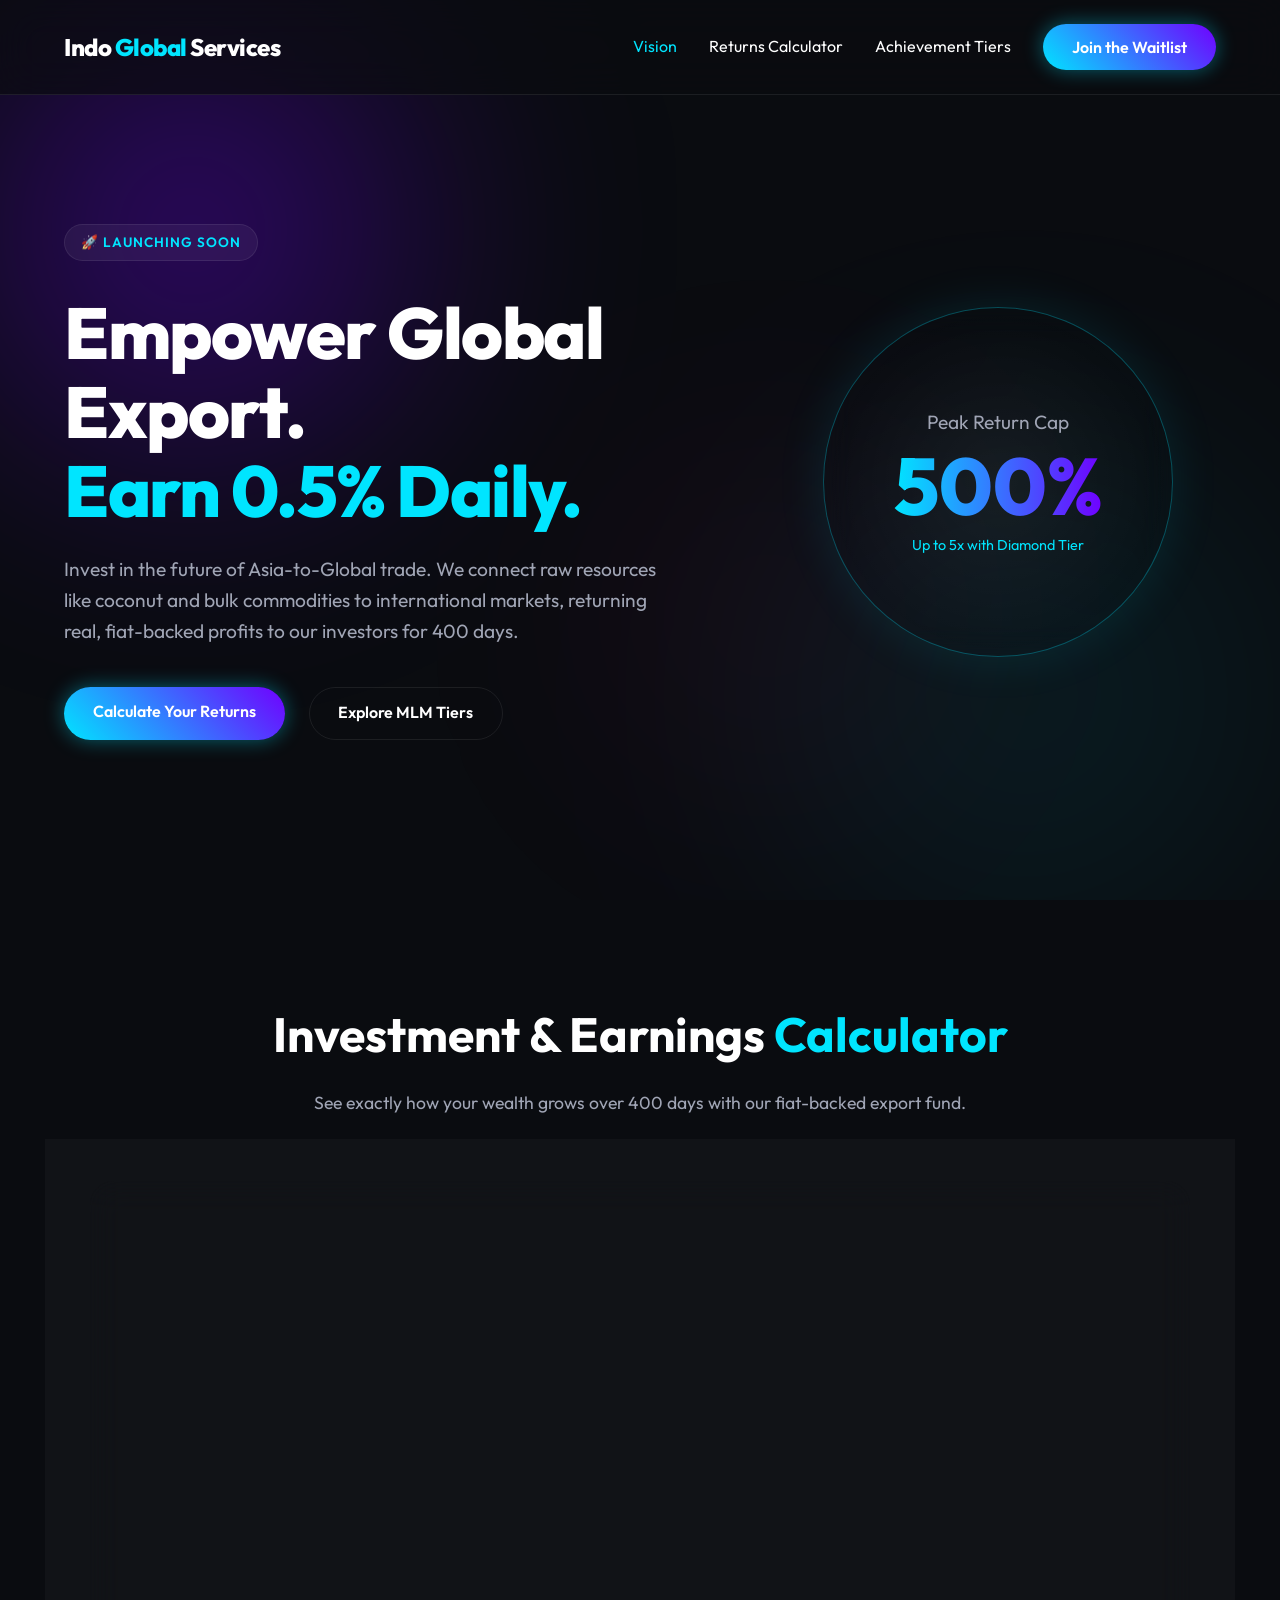
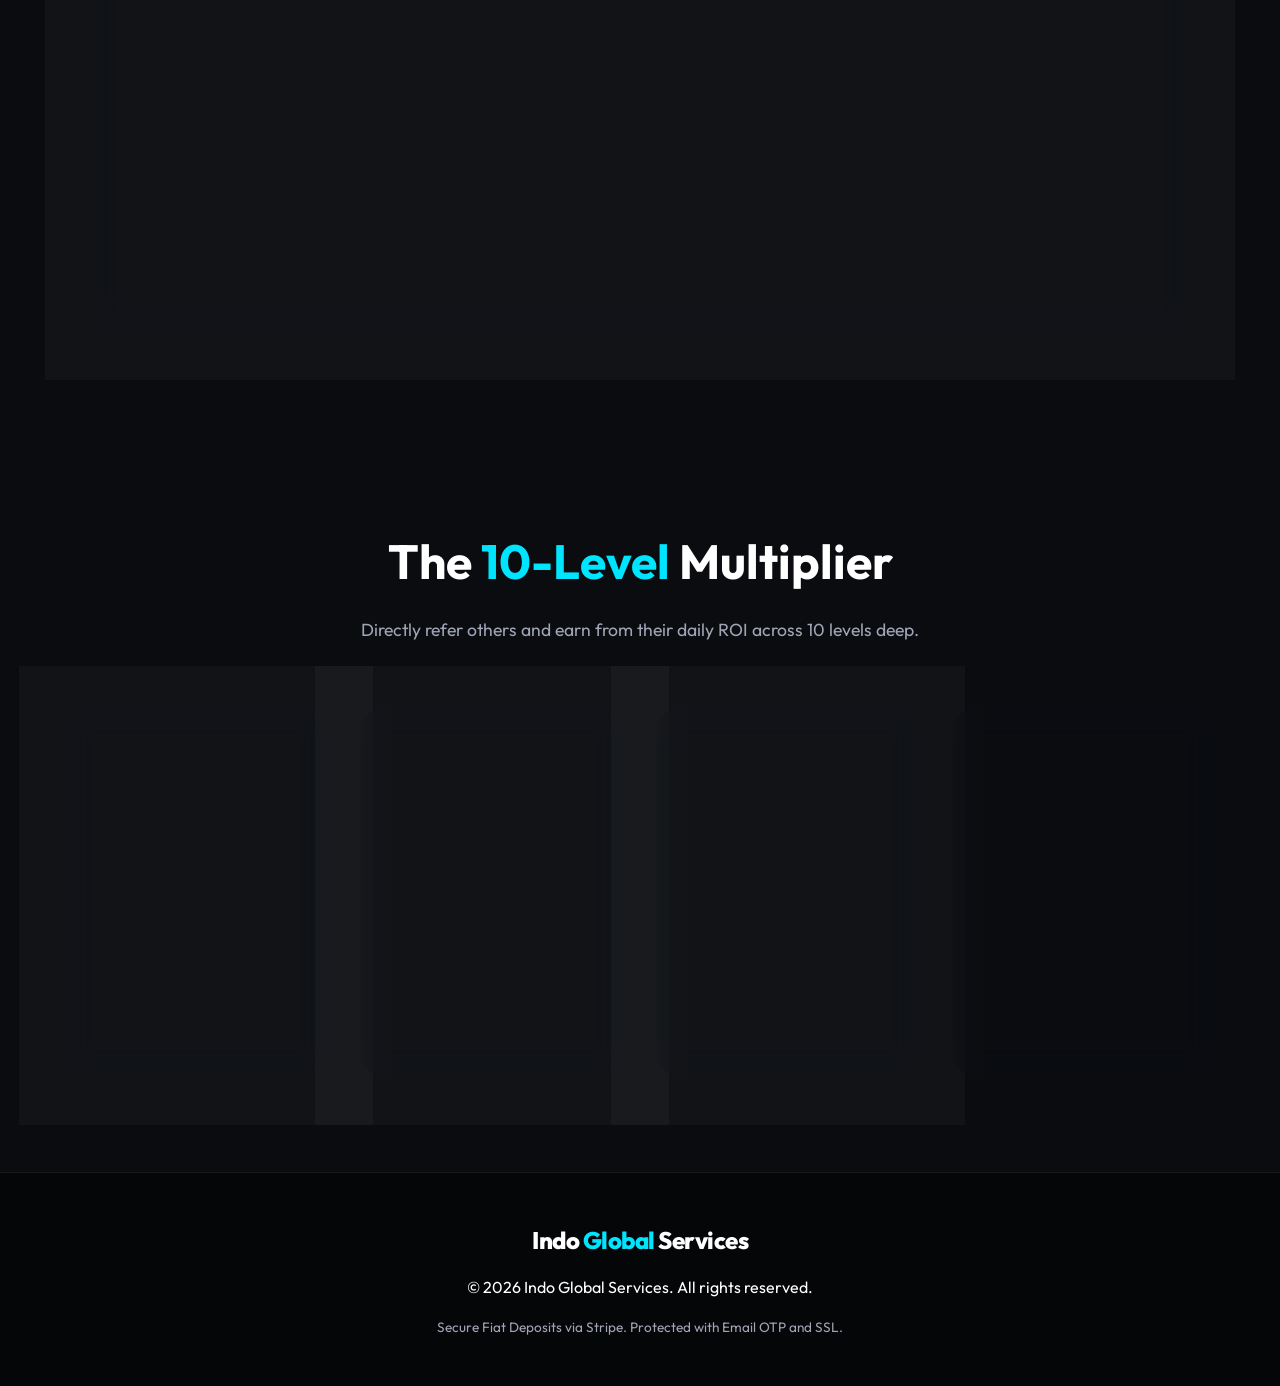
<file: indoglobalservices_ui/index.html>
<!DOCTYPE html>
<html lang="en">
<head>
    <meta charset="UTF-8">
    <meta name="viewport" content="width=device-width, initial-scale=1.0">
    <title>Indo Global Services | Global Export Investments</title>
    <link href="https://fonts.googleapis.com/css2?family=Outfit:wght@300;400;600;800&display=swap" rel="stylesheet">
    <link rel="stylesheet" href="styles.css">
</head>
<body>
    <div class="background-effects">
        <div class="glow glow-1"></div>
        <div class="glow glow-2"></div>
        <div class="glow glow-3"></div>
    </div>

    <header class="navbar">
        <div class="logo">Indo <span>Global</span> Services</div>
        <div class="nav-links">
            <a href="#about" class="active">Vision</a>
            <a href="#calculator">Returns Calculator</a>
            <a href="#tiers">Achievement Tiers</a>
            <button class="btn-primary" onclick="alert('Full Platform Launching Soon! Stay Tuned.')">Join the Waitlist</button>
        </div>
    </header>

    <main>
        <section class="hero" id="about">
            <div class="hero-content">
                <div class="badge">🚀 Launching Soon</div>
                <h1>Empower Global Export.<br> <span class="highlight">Earn 0.5% Daily.</span></h1>
                <p>Invest in the future of Asia-to-Global trade. We connect raw resources like coconut and bulk commodities to international markets, returning real, fiat-backed profits to our investors for 400 days.</p>
                <div class="cta-buttons">
                    <a href="#calculator" class="btn-primary pulse">Calculate Your Returns</a>
                    <a href="#tiers" class="btn-secondary">Explore MLM Tiers</a>
                </div>
            </div>
            <div class="hero-image">
                <div class="glass-card main-stat">
                    <h3>Peak Return Cap</h3>
                    <div class="number text-gradient">500%</div>
                    <div class="label">Up to 5x with Diamond Tier</div>
                </div>
            </div>
        </section>

        <section class="calculator-section" id="calculator">
            <h2>Investment & Earnings <span class="highlight">Calculator</span></h2>
            <p class="subtitle">See exactly how your wealth grows over 400 days with our fiat-backed export fund.</p>

            <div class="calculator-container glass-card">
                <div class="calc-inputs">
                    <div class="input-group">
                        <label for="investment">Your Investment: <span id="inv-display" class="highlight">$1,000</span></label>
                        <input type="range" id="investment" min="50" max="50000" step="50" value="1000">
                        <div class="range-labels">
                            <span>$50</span>
                            <span>$50,000</span>
                        </div>
                    </div>

                    <div class="input-group">
                        <label for="tier-select">Your Achievement Tier:</label>
                        <select id="tier-select">
                            <option value="2">Bronze (Default - 2x Cap)</option>
                            <option value="3">Silver (3x Cap)</option>
                            <option value="4">Gold (4x Cap)</option>
                            <option value="5">Diamond (5x Cap)</option>
                        </select>
                    </div>

                    <div class="calc-info">
                        <div class="info-row">
                            <span>Daily ROI Rate</span>
                            <span class="highlight">0.5%</span>
                        </div>
                        <div class="info-row">
                            <span>Duration</span>
                            <span>400 Days</span>
                        </div>
                    </div>
                </div>

                <div class="calc-results">
                    <div class="result-box">
                        <div class="result-label">Daily Passive Income</div>
                        <div class="result-value" id="res-daily">$5.00</div>
                    </div>
                    <div class="result-box highlighted-box">
                        <div class="result-label">Total Potential Return (Capped)</div>
                        <div class="result-value text-gradient" id="res-total">$2,000.00</div>
                    </div>
                    <div class="result-box">
                        <div class="result-label">Return from Investment Alone</div>
                        <div class="result-value" id="res-base">$2,000.00</div>
                    </div>
                    <div class="result-box">
                        <div class="result-label">Available Headroom for Referral Commissions</div>
                        <div class="result-value" id="res-commission">$0.00</div>
                        <div class="tiny-text">(Difference between your Base ROI and your Tier Cap)</div>
                    </div>
                </div>
            </div>
        </section>

        <section class="tiers-section" id="tiers">
            <h2>The <span class="highlight">10-Level</span> Multiplier</h2>
            <p class="subtitle">Directly refer others and earn from their daily ROI across 10 levels deep.</p>

            <div class="tier-grid">
                <div class="tier-card glass-card">
                    <div class="tier-icon bronze">🥉</div>
                    <h3>Bronze</h3>
                    <p class="requirement">Any Initial Investment ($50+)</p>
                    <div class="cap"><strong>2x</strong> Max Earnings Cap</div>
                </div>
                <div class="tier-card glass-card">
                    <div class="tier-icon silver">🥈</div>
                    <h3>Silver</h3>
                    <p class="requirement">$500 Downline OR 5 Directs</p>
                    <div class="cap"><strong>3x</strong> Max Earnings Cap</div>
                </div>
                <div class="tier-card glass-card">
                    <div class="tier-icon gold">🥇</div>
                    <h3>Gold</h3>
                    <p class="requirement">$5,000 Downline</p>
                    <div class="cap"><strong>4x</strong> Max Earnings Cap</div>
                </div>
                <div class="tier-card glass-card premium">
                    <div class="tier-icon diamond">💎</div>
                    <h3>Diamond</h3>
                    <p class="requirement">$10,000 Downline</p>
                    <div class="cap"><strong class="highlight">5x</strong> Max Earnings Cap</div>
                </div>
            </div>
        </section>
    </main>

    <footer>
        <div class="footer-content">
            <div class="logo">Indo <span>Global</span> Services</div>
            <p>&copy; 2026 Indo Global Services. All rights reserved.</p>
            <p class="disclaimer">Secure Fiat Deposits via Stripe. Protected with Email OTP and SSL.</p>
        </div>
    </footer>

    <script src="script.js"></script>
</body>
</html>
</file>
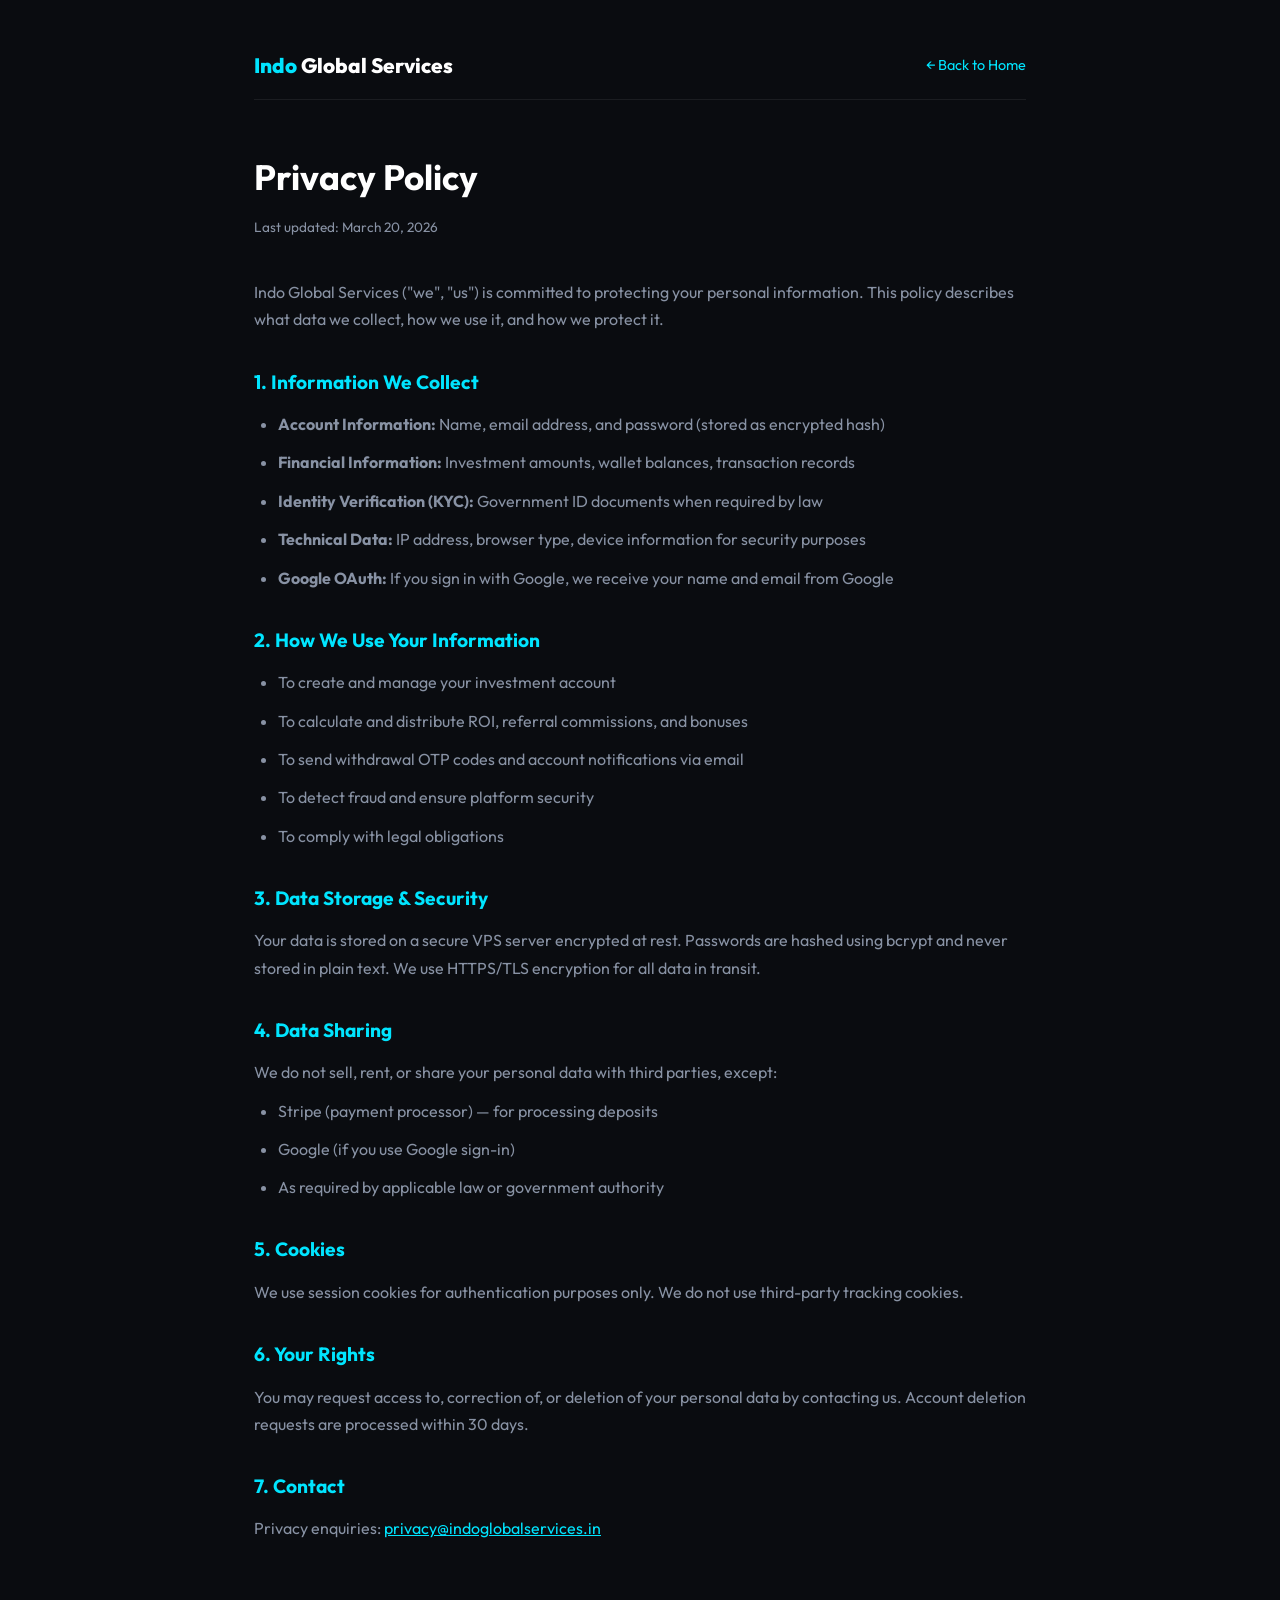
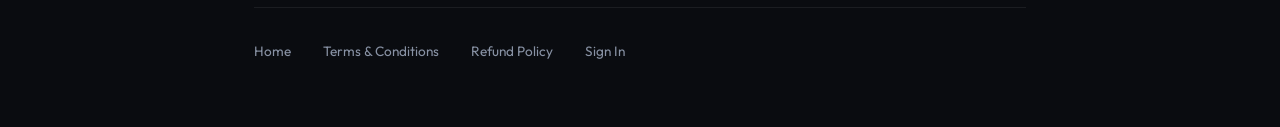
<file: legal/privacy.html>
<!DOCTYPE html>
<html lang="en">
<head>
<meta charset="UTF-8"><meta name="viewport" content="width=device-width,initial-scale=1">
<title>Privacy Policy | Indo Global Services</title>
<link href="https://fonts.googleapis.com/css2?family=Outfit:wght@400;600;800&display=swap" rel="stylesheet">
<link rel="manifest" href="/manifest.json">
<style>
:root{--bg:#0a0c10;--card:#141820;--border:rgba(255,255,255,.07);--primary:#00e5ff;--text:#fff;--muted:#8892a4}
*{margin:0;padding:0;box-sizing:border-box;font-family:'Outfit',sans-serif}
body{background:var(--bg);color:var(--text);padding:2rem 5%;max-width:900px;margin:0 auto;line-height:1.7}
.navbar{display:flex;justify-content:space-between;align-items:center;padding:1rem 0;border-bottom:1px solid var(--border);margin-bottom:3rem}
.logo{font-size:1.3rem;font-weight:800;text-decoration:none;color:var(--text)}.logo span{color:var(--primary)}
.back{color:var(--primary);text-decoration:none;font-size:.9rem}
h1{font-size:2.2rem;margin-bottom:.5rem}
.updated{color:var(--muted);font-size:.85rem;margin-bottom:2.5rem}
h2{font-size:1.2rem;color:var(--primary);margin:2rem 0 .8rem}
p,li{color:var(--muted);margin-bottom:.7rem}
ul{padding-left:1.5rem;margin-bottom:1rem}
footer{border-top:1px solid var(--border);margin-top:4rem;padding:2rem 0;display:flex;gap:2rem;flex-wrap:wrap}
footer a{color:var(--muted);text-decoration:none;font-size:.85rem}footer a:hover{color:var(--primary)}
</style>
</head>
<body>
<nav class="navbar">
  <a class="logo" href="/"><span>Indo</span> Global Services</a>
  <a class="back" href="/">← Back to Home</a>
</nav>

<h1>Privacy Policy</h1>
<p class="updated">Last updated: March 20, 2026</p>

<p>Indo Global Services ("we", "us") is committed to protecting your personal information. This policy describes what data we collect, how we use it, and how we protect it.</p>

<h2>1. Information We Collect</h2>
<ul>
  <li><strong>Account Information:</strong> Name, email address, and password (stored as encrypted hash)</li>
  <li><strong>Financial Information:</strong> Investment amounts, wallet balances, transaction records</li>
  <li><strong>Identity Verification (KYC):</strong> Government ID documents when required by law</li>
  <li><strong>Technical Data:</strong> IP address, browser type, device information for security purposes</li>
  <li><strong>Google OAuth:</strong> If you sign in with Google, we receive your name and email from Google</li>
</ul>

<h2>2. How We Use Your Information</h2>
<ul>
  <li>To create and manage your investment account</li>
  <li>To calculate and distribute ROI, referral commissions, and bonuses</li>
  <li>To send withdrawal OTP codes and account notifications via email</li>
  <li>To detect fraud and ensure platform security</li>
  <li>To comply with legal obligations</li>
</ul>

<h2>3. Data Storage & Security</h2>
<p>Your data is stored on a secure VPS server encrypted at rest. Passwords are hashed using bcrypt and never stored in plain text. We use HTTPS/TLS encryption for all data in transit.</p>

<h2>4. Data Sharing</h2>
<p>We do not sell, rent, or share your personal data with third parties, except:</p>
<ul>
  <li>Stripe (payment processor) — for processing deposits</li>
  <li>Google (if you use Google sign-in)</li>
  <li>As required by applicable law or government authority</li>
</ul>

<h2>5. Cookies</h2>
<p>We use session cookies for authentication purposes only. We do not use third-party tracking cookies.</p>

<h2>6. Your Rights</h2>
<p>You may request access to, correction of, or deletion of your personal data by contacting us. Account deletion requests are processed within 30 days.</p>

<h2>7. Contact</h2>
<p>Privacy enquiries: <a href="mailto:privacy@indoglobalservices.in" style="color:var(--primary)">privacy@indoglobalservices.in</a></p>

<footer>
  <a href="/">Home</a>
  <a href="/legal/terms.html">Terms & Conditions</a>
  <a href="/legal/refund.html">Refund Policy</a>
  <a href="/app/auth/login.php">Sign In</a>
</footer>
</body></html>
</file>
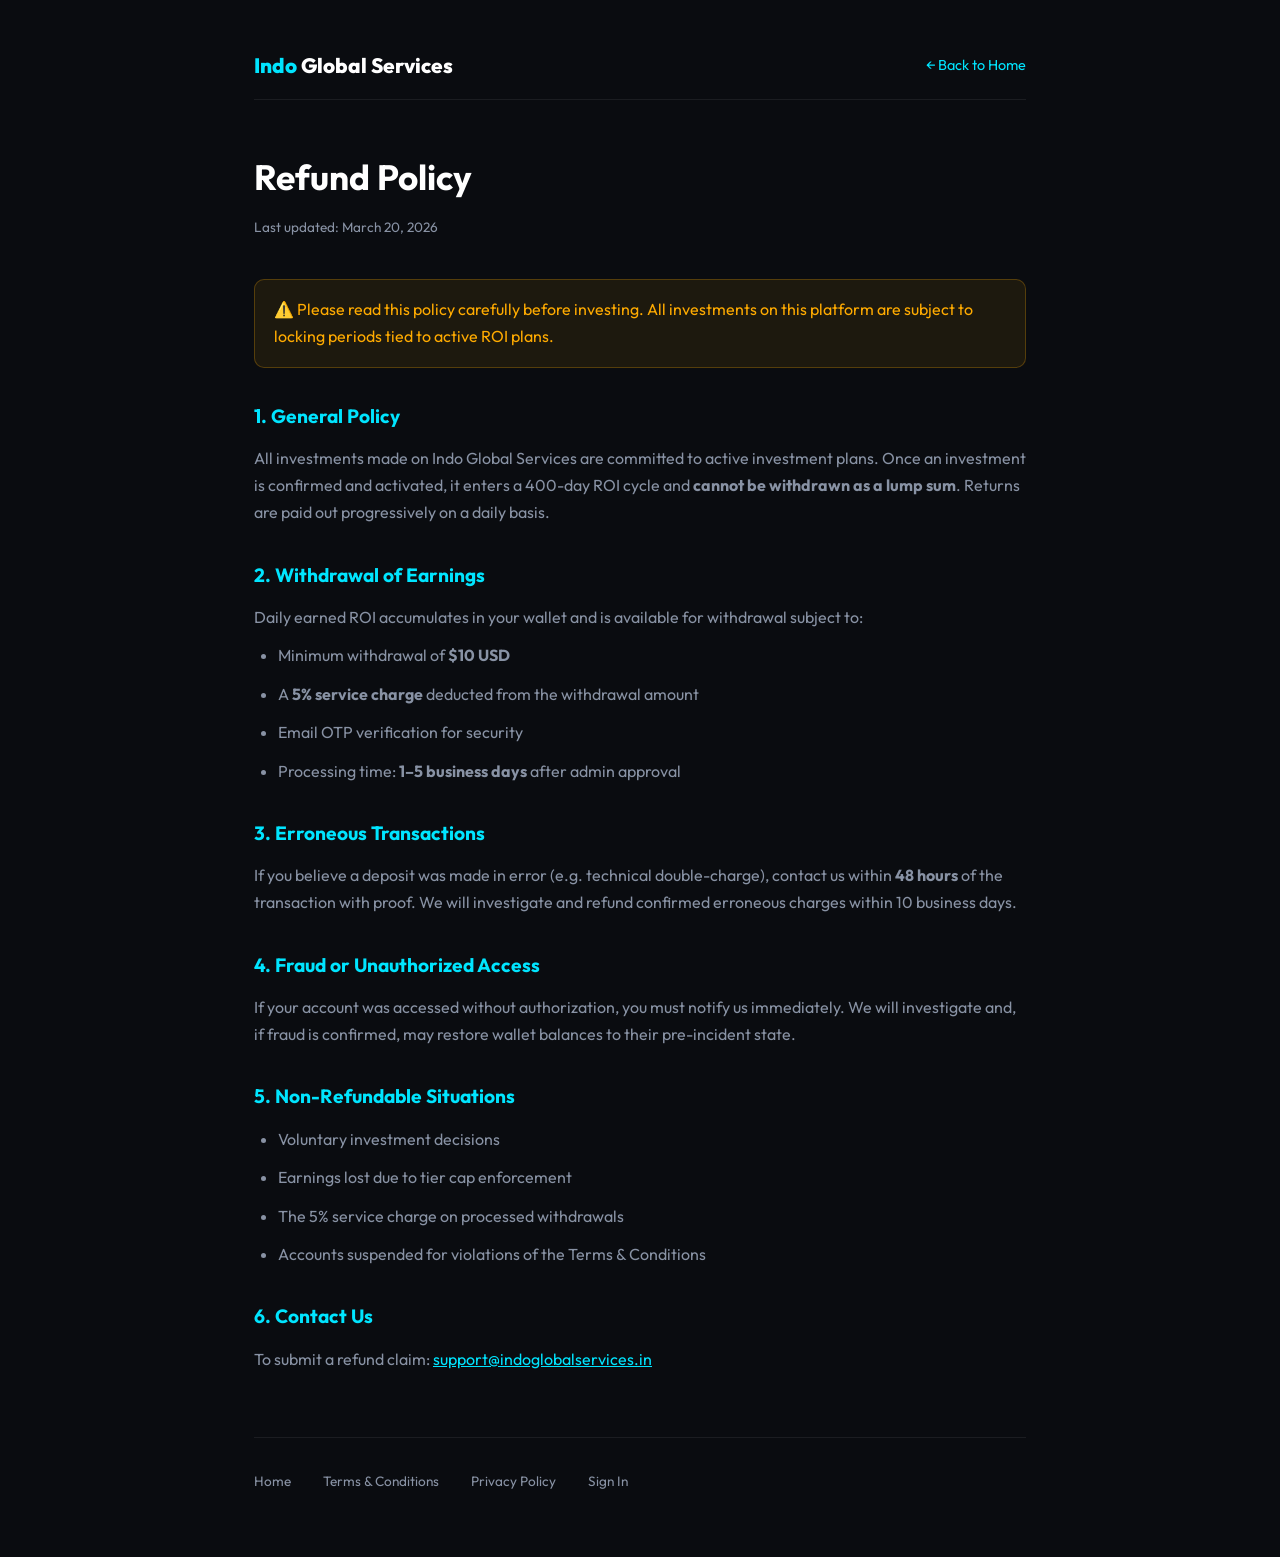
<file: legal/refund.html>
<!DOCTYPE html>
<html lang="en">
<head>
<meta charset="UTF-8"><meta name="viewport" content="width=device-width,initial-scale=1">
<title>Refund Policy | Indo Global Services</title>
<link href="https://fonts.googleapis.com/css2?family=Outfit:wght@400;600;800&display=swap" rel="stylesheet">
<link rel="manifest" href="/manifest.json">
<style>
:root{--bg:#0a0c10;--border:rgba(255,255,255,.07);--primary:#00e5ff;--text:#fff;--muted:#8892a4;--warning:#ffab00}
*{margin:0;padding:0;box-sizing:border-box;font-family:'Outfit',sans-serif}
body{background:var(--bg);color:var(--text);padding:2rem 5%;max-width:900px;margin:0 auto;line-height:1.7}
.navbar{display:flex;justify-content:space-between;align-items:center;padding:1rem 0;border-bottom:1px solid var(--border);margin-bottom:3rem}
.logo{font-size:1.3rem;font-weight:800;text-decoration:none;color:var(--text)}.logo span{color:var(--primary)}
.back{color:var(--primary);text-decoration:none;font-size:.9rem}
h1{font-size:2.2rem;margin-bottom:.5rem}
.updated{color:var(--muted);font-size:.85rem;margin-bottom:2.5rem}
h2{font-size:1.2rem;color:var(--primary);margin:2rem 0 .8rem}
p,li{color:var(--muted);margin-bottom:.7rem}
ul{padding-left:1.5rem;margin-bottom:1rem}
.warning{background:rgba(255,171,0,.08);border:1px solid rgba(255,171,0,.25);border-radius:10px;padding:1rem 1.2rem;margin:1.5rem 0;color:var(--warning)}
footer{border-top:1px solid var(--border);margin-top:4rem;padding:2rem 0;display:flex;gap:2rem;flex-wrap:wrap}
footer a{color:var(--muted);text-decoration:none;font-size:.85rem}footer a:hover{color:var(--primary)}
</style>
</head>
<body>
<nav class="navbar">
  <a class="logo" href="/"><span>Indo</span> Global Services</a>
  <a class="back" href="/">← Back to Home</a>
</nav>

<h1>Refund Policy</h1>
<p class="updated">Last updated: March 20, 2026</p>

<div class="warning">⚠️ Please read this policy carefully before investing. All investments on this platform are subject to locking periods tied to active ROI plans.</div>

<h2>1. General Policy</h2>
<p>All investments made on Indo Global Services are committed to active investment plans. Once an investment is confirmed and activated, it enters a 400-day ROI cycle and <strong>cannot be withdrawn as a lump sum</strong>. Returns are paid out progressively on a daily basis.</p>

<h2>2. Withdrawal of Earnings</h2>
<p>Daily earned ROI accumulates in your wallet and is available for withdrawal subject to:</p>
<ul>
  <li>Minimum withdrawal of <strong>$10 USD</strong></li>
  <li>A <strong>5% service charge</strong> deducted from the withdrawal amount</li>
  <li>Email OTP verification for security</li>
  <li>Processing time: <strong>1–5 business days</strong> after admin approval</li>
</ul>

<h2>3. Erroneous Transactions</h2>
<p>If you believe a deposit was made in error (e.g. technical double-charge), contact us within <strong>48 hours</strong> of the transaction with proof. We will investigate and refund confirmed erroneous charges within 10 business days.</p>

<h2>4. Fraud or Unauthorized Access</h2>
<p>If your account was accessed without authorization, you must notify us immediately. We will investigate and, if fraud is confirmed, may restore wallet balances to their pre-incident state.</p>

<h2>5. Non-Refundable Situations</h2>
<ul>
  <li>Voluntary investment decisions</li>
  <li>Earnings lost due to tier cap enforcement</li>
  <li>The 5% service charge on processed withdrawals</li>
  <li>Accounts suspended for violations of the Terms & Conditions</li>
</ul>

<h2>6. Contact Us</h2>
<p>To submit a refund claim: <a href="mailto:support@indoglobalservices.in" style="color:var(--primary)">support@indoglobalservices.in</a></p>

<footer>
  <a href="/">Home</a>
  <a href="/legal/terms.html">Terms & Conditions</a>
  <a href="/legal/privacy.html">Privacy Policy</a>
  <a href="/app/auth/login.php">Sign In</a>
</footer>
</body></html>
</file>
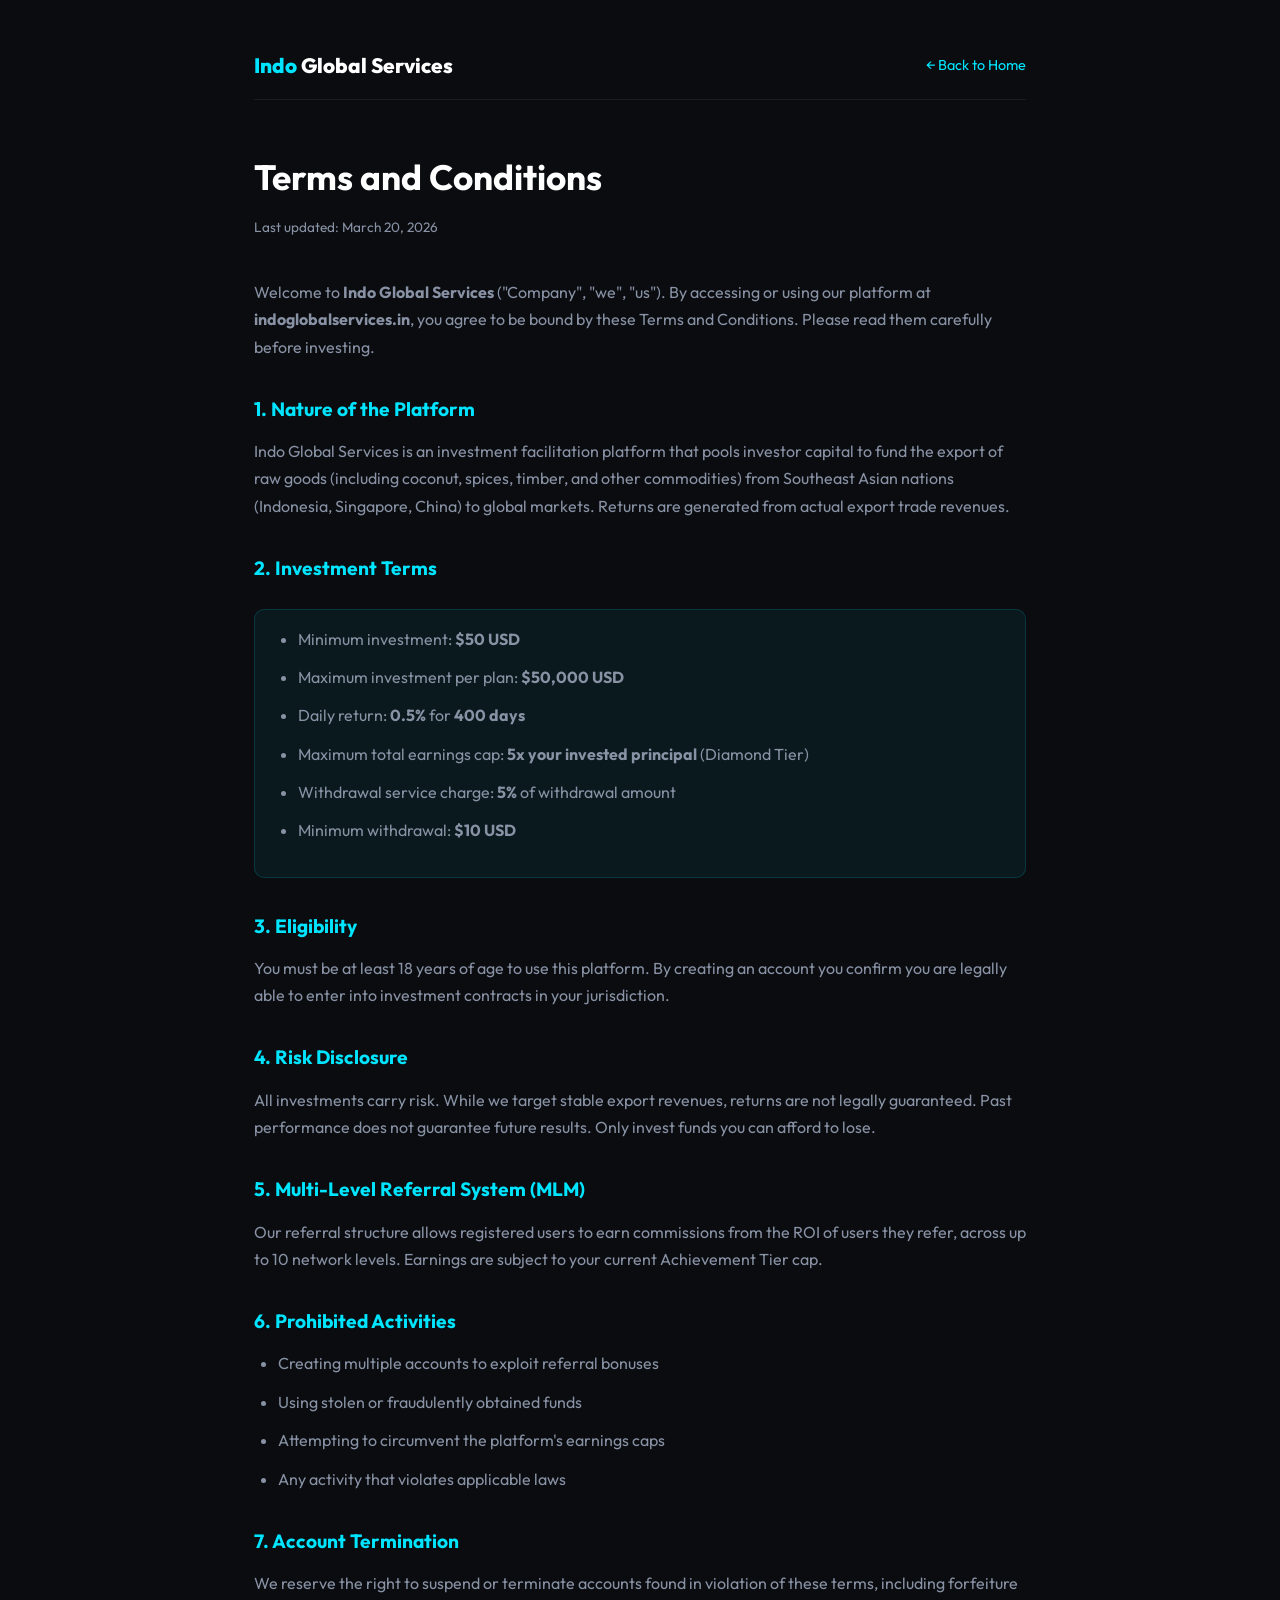
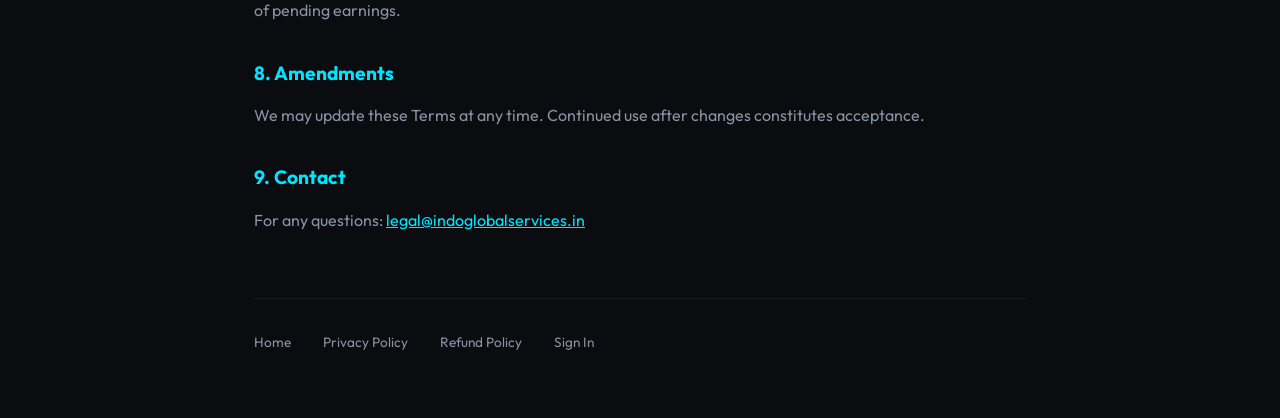
<file: legal/terms.html>
<!DOCTYPE html>
<html lang="en">
<head>
<meta charset="UTF-8"><meta name="viewport" content="width=device-width,initial-scale=1">
<title>Terms and Conditions | Indo Global Services</title>
<link href="https://fonts.googleapis.com/css2?family=Outfit:wght@400;600;800&display=swap" rel="stylesheet">
<link rel="manifest" href="/manifest.json">
<style>
:root{--bg:#0a0c10;--card:#141820;--border:rgba(255,255,255,.07);--primary:#00e5ff;--text:#fff;--muted:#8892a4}
*{margin:0;padding:0;box-sizing:border-box;font-family:'Outfit',sans-serif}
body{background:var(--bg);color:var(--text);padding:2rem 5%;max-width:900px;margin:0 auto;line-height:1.7}
.navbar{display:flex;justify-content:space-between;align-items:center;padding:1rem 0;border-bottom:1px solid var(--border);margin-bottom:3rem}
.logo{font-size:1.3rem;font-weight:800;text-decoration:none;color:var(--text)}.logo span{color:var(--primary)}
.back{color:var(--primary);text-decoration:none;font-size:.9rem}
h1{font-size:2.2rem;margin-bottom:.5rem}
.updated{color:var(--muted);font-size:.85rem;margin-bottom:2.5rem}
h2{font-size:1.2rem;color:var(--primary);margin:2rem 0 .8rem}
p,li{color:var(--muted);margin-bottom:.7rem}
ul,ol{padding-left:1.5rem;margin-bottom:1rem}
.highlight{background:rgba(0,229,255,.06);border:1px solid rgba(0,229,255,.15);border-radius:10px;padding:1rem 1.2rem;margin:1.5rem 0}
footer{border-top:1px solid var(--border);margin-top:4rem;padding:2rem 0;display:flex;gap:2rem;flex-wrap:wrap}
footer a{color:var(--muted);text-decoration:none;font-size:.85rem}footer a:hover{color:var(--primary)}
</style>
</head>
<body>
<nav class="navbar">
  <a class="logo" href="/"><span>Indo</span> Global Services</a>
  <a class="back" href="/">← Back to Home</a>
</nav>

<h1>Terms and Conditions</h1>
<p class="updated">Last updated: March 20, 2026</p>

<p>Welcome to <strong>Indo Global Services</strong> ("Company", "we", "us"). By accessing or using our platform at <strong>indoglobalservices.in</strong>, you agree to be bound by these Terms and Conditions. Please read them carefully before investing.</p>

<h2>1. Nature of the Platform</h2>
<p>Indo Global Services is an investment facilitation platform that pools investor capital to fund the export of raw goods (including coconut, spices, timber, and other commodities) from Southeast Asian nations (Indonesia, Singapore, China) to global markets. Returns are generated from actual export trade revenues.</p>

<h2>2. Investment Terms</h2>
<div class="highlight">
  <ul>
    <li>Minimum investment: <strong>$50 USD</strong></li>
    <li>Maximum investment per plan: <strong>$50,000 USD</strong></li>
    <li>Daily return: <strong>0.5%</strong> for <strong>400 days</strong></li>
    <li>Maximum total earnings cap: <strong>5x your invested principal</strong> (Diamond Tier)</li>
    <li>Withdrawal service charge: <strong>5%</strong> of withdrawal amount</li>
    <li>Minimum withdrawal: <strong>$10 USD</strong></li>
  </ul>
</div>

<h2>3. Eligibility</h2>
<p>You must be at least 18 years of age to use this platform. By creating an account you confirm you are legally able to enter into investment contracts in your jurisdiction.</p>

<h2>4. Risk Disclosure</h2>
<p>All investments carry risk. While we target stable export revenues, returns are not legally guaranteed. Past performance does not guarantee future results. Only invest funds you can afford to lose.</p>

<h2>5. Multi-Level Referral System (MLM)</h2>
<p>Our referral structure allows registered users to earn commissions from the ROI of users they refer, across up to 10 network levels. Earnings are subject to your current Achievement Tier cap.</p>

<h2>6. Prohibited Activities</h2>
<ul>
  <li>Creating multiple accounts to exploit referral bonuses</li>
  <li>Using stolen or fraudulently obtained funds</li>
  <li>Attempting to circumvent the platform's earnings caps</li>
  <li>Any activity that violates applicable laws</li>
</ul>

<h2>7. Account Termination</h2>
<p>We reserve the right to suspend or terminate accounts found in violation of these terms, including forfeiture of pending earnings.</p>

<h2>8. Amendments</h2>
<p>We may update these Terms at any time. Continued use after changes constitutes acceptance.</p>

<h2>9. Contact</h2>
<p>For any questions: <a href="mailto:legal@indoglobalservices.in" style="color:var(--primary)">legal@indoglobalservices.in</a></p>

<footer>
  <a href="/">Home</a>
  <a href="/legal/privacy.html">Privacy Policy</a>
  <a href="/legal/refund.html">Refund Policy</a>
  <a href="/app/auth/login.php">Sign In</a>
</footer>
</body></html>
</file>
<file: indoglobalservices_ui/styles.css>
:root {
    --bg-dark: #0a0c10;
    --bg-darker: #050608;
    --primary: #00e5ff;
    --primary-glow: rgba(0, 229, 255, 0.4);
    --secondary: #7000ff;
    --accent: #ff007f;
    --text-main: #ffffff;
    --text-muted: #a0a5b5;
    --glass-bg: rgba(255, 255, 255, 0.03);
    --glass-border: rgba(255, 255, 255, 0.08);
}

* {
    margin: 0;
    padding: 0;
    box-sizing: border-box;
    font-family: 'Outfit', sans-serif;
}

body {
    background-color: var(--bg-dark);
    color: var(--text-main);
    overflow-x: hidden;
    line-height: 1.6;
}

/* Background Effects */
.background-effects {
    position: fixed;
    top: 0;
    left: 0;
    width: 100vw;
    height: 100vh;
    z-index: -1;
    overflow: hidden;
}

.glow {
    position: absolute;
    border-radius: 50%;
    filter: blur(120px);
    opacity: 0.5;
    animation: float 20s infinite alternate ease-in-out;
}

.glow-1 {
    top: -10%;
    left: -10%;
    width: 50vw;
    height: 50vw;
    background: radial-gradient(circle, var(--secondary) 0%, transparent 70%);
}

.glow-2 {
    bottom: -20%;
    right: -10%;
    width: 60vw;
    height: 60vw;
    background: radial-gradient(circle, rgba(0, 229, 255, 0.2) 0%, transparent 70%);
    animation-delay: -5s;
}

.glow-3 {
    top: 40%;
    left: 40%;
    width: 40vw;
    height: 40vw;
    background: radial-gradient(circle, rgba(255, 0, 127, 0.15) 0%, transparent 70%);
    animation-delay: -10s;
}

@keyframes float {
    0% { transform: translate(0, 0) scale(1); }
    100% { transform: translate(5%, 5%) scale(1.1); }
}

/* Utility */
.highlight {
    color: var(--primary);
}

.text-gradient {
    background: linear-gradient(90deg, var(--primary), var(--secondary), var(--accent));
    -webkit-background-clip: text;
    -webkit-text-fill-color: transparent;
    background-size: 200% auto;
    animation: shine 3s linear infinite;
}

@keyframes shine {
    to { background-position: 200% center; }
}

.glass-card {
    background: var(--glass-bg);
    backdrop-filter: blur(16px);
    -webkit-backdrop-filter: blur(16px);
    border: 1px solid var(--glass-border);
    border-radius: 24px;
    padding: 2rem;
    box-shadow: 0 4px 30px rgba(0, 0, 0, 0.1);
}

/* Navbar */
.navbar {
    display: flex;
    justify-content: space-between;
    align-items: center;
    padding: 1.5rem 5%;
    position: fixed;
    width: 100%;
    top: 0;
    z-index: 100;
    background: rgba(10, 12, 16, 0.7);
    backdrop-filter: blur(20px);
    border-bottom: 1px solid var(--glass-border);
}

.logo {
    font-size: 1.5rem;
    font-weight: 800;
    letter-spacing: -0.5px;
}

.logo span {
    color: var(--primary);
}

.nav-links {
    display: flex;
    gap: 2rem;
    align-items: center;
}

.nav-links a {
    color: var(--text-main);
    text-decoration: none;
    font-weight: 400;
    transition: color 0.3s;
}

.nav-links a:hover, .nav-links a.active {
    color: var(--primary);
}

/* Buttons */
button, .btn-primary, .btn-secondary {
    cursor: pointer;
    font-weight: 600;
    border-radius: 50px;
    padding: 0.8rem 1.8rem;
    transition: all 0.3s ease;
    text-decoration: none;
    display: inline-block;
    border: none;
    font-size: 1rem;
}

.btn-primary {
    background: linear-gradient(45deg, var(--primary), var(--secondary));
    color: white;
    box-shadow: 0 0 20px var(--primary-glow);
}

.btn-primary:hover {
    transform: translateY(-2px);
    box-shadow: 0 0 30px rgba(0, 229, 255, 0.6);
}

.pulse {
    animation: pulse-animation 2s infinite;
}

@keyframes pulse-animation {
    0% { box-shadow: 0 0 0 0 rgba(0, 229, 255, 0.7); }
    70% { box-shadow: 0 0 0 15px rgba(0, 229, 255, 0); }
    100% { box-shadow: 0 0 0 0 rgba(0, 229, 255, 0); }
}

.btn-secondary {
    background: transparent;
    color: var(--text-main);
    border: 1px solid var(--glass-border);
}

.btn-secondary:hover {
    background: rgba(255, 255, 255, 0.1);
    border-color: rgba(255, 255, 255, 0.3);
}

/* Hero Section */
.hero {
    min-height: 100vh;
    display: flex;
    align-items: center;
    justify-content: space-between;
    padding: 8rem 5% 4rem;
    gap: 4rem;
}

.hero-content {
    flex: 1.2;
}

.badge {
    display: inline-block;
    padding: 0.4rem 1rem;
    background: rgba(255, 255, 255, 0.05);
    border: 1px solid var(--glass-border);
    border-radius: 50px;
    font-size: 0.85rem;
    color: var(--primary);
    margin-bottom: 2rem;
    font-weight: 600;
    letter-spacing: 1px;
    text-transform: uppercase;
}

.hero h1 {
    font-size: 4.5rem;
    line-height: 1.1;
    margin-bottom: 1.5rem;
    font-weight: 800;
    letter-spacing: -1.5px;
}

.hero p {
    font-size: 1.2rem;
    color: var(--text-muted);
    margin-bottom: 2.5rem;
    max-width: 600px;
}

.cta-buttons {
    display: flex;
    gap: 1.5rem;
}

.hero-image {
    flex: 0.8;
    display: flex;
    justify-content: center;
    align-items: center;
    position: relative;
}

.main-stat {
    text-align: center;
    padding: 4rem;
    border-radius: 50%;
    width: 350px;
    height: 350px;
    display: flex;
    flex-direction: column;
    justify-content: center;
    align-items: center;
    background: radial-gradient(circle, rgba(255,255,255,0.05) 0%, transparent 70%);
    box-shadow: 0 0 50px rgba(0, 229, 255, 0.1);
    border: 1px solid rgba(0, 229, 255, 0.3);
}

.main-stat h3 {
    font-size: 1.2rem;
    font-weight: 400;
    color: var(--text-muted);
}

.main-stat .number {
    font-size: 5rem;
    font-weight: 800;
    line-height: 1;
    margin: 0.5rem 0;
}

.main-stat .label {
    font-size: 0.9rem;
    color: var(--primary);
}

/* Sections */
section {
    padding: 6rem 5%;
}

h2 {
    font-size: 3rem;
    text-align: center;
    margin-bottom: 1rem;
}

p.subtitle {
    text-align: center;
    color: var(--text-muted);
    font-size: 1.1rem;
    margin-bottom: 4rem;
}

/* Calculator Section */
.calculator-container {
    display: grid;
    grid-template-columns: 1fr 1fr;
    gap: 4rem;
    max-width: 1100px;
    margin: 0 auto;
    padding: 3rem;
}

.calc-inputs {
    display: flex;
    flex-direction: column;
    gap: 2.5rem;
}

.input-group label {
    display: flex;
    justify-content: space-between;
    font-size: 1.1rem;
    margin-bottom: 1rem;
    font-weight: 600;
}

input[type="range"] {
    width: 100%;
    -webkit-appearance: none;
    height: 8px;
    background: rgba(255,255,255,0.1);
    border-radius: 4px;
    outline: none;
}

input[type="range"]::-webkit-slider-thumb {
    -webkit-appearance: none;
    width: 24px;
    height: 24px;
    border-radius: 50%;
    background: var(--primary);
    cursor: pointer;
    box-shadow: 0 0 10px var(--primary);
}

.range-labels {
    display: flex;
    justify-content: space-between;
    margin-top: 0.5rem;
    color: var(--text-muted);
    font-size: 0.85rem;
}

select {
    width: 100%;
    padding: 1rem;
    border-radius: 12px;
    background: rgba(0,0,0,0.3);
    border: 1px solid var(--glass-border);
    color: white;
    font-size: 1rem;
    outline: none;
    appearance: none;
}

select option {
    background: var(--bg-dark);
    color: white;
}

.calc-info {
    background: rgba(0,0,0,0.2);
    border-radius: 12px;
    padding: 1.5rem;
    display: flex;
    flex-direction: column;
    gap: 1rem;
}

.info-row {
    display: flex;
    justify-content: space-between;
    font-size: 1rem;
    color: var(--text-muted);
}

.calc-results {
    display: flex;
    flex-direction: column;
    gap: 1.5rem;
    justify-content: center;
}

.result-box {
    background: rgba(255,255,255,0.02);
    border: 1px solid var(--glass-border);
    border-radius: 16px;
    padding: 1.5rem;
    transition: transform 0.3s;
}

.result-box:hover {
    transform: translateX(10px);
    background: rgba(255,255,255,0.05);
}

.highlighted-box {
    background: rgba(0, 229, 255, 0.05);
    border-color: rgba(0, 229, 255, 0.3);
    box-shadow: 0 0 20px rgba(0, 229, 255, 0.1);
}

.result-label {
    font-size: 0.9rem;
    color: var(--text-muted);
    margin-bottom: 0.5rem;
    text-transform: uppercase;
    letter-spacing: 1px;
}

.result-value {
    font-size: 2rem;
    font-weight: 800;
    color: white;
}

.highlighted-box .result-value {
    font-size: 3rem;
}

.tiny-text {
    font-size: 0.8rem;
    color: #666;
    margin-top: 5px;
}

/* Tier Grid */
.tier-grid {
    display: grid;
    grid-template-columns: repeat(auto-fit, minmax(250px, 1fr));
    gap: 2rem;
    max-width: 1200px;
    margin: 0 auto;
}

.tier-card {
    text-align: center;
    transition: transform 0.3s;
}

.tier-card:hover {
    transform: translateY(-10px);
}

.tier-icon {
    font-size: 3rem;
    margin-bottom: 1rem;
}

.tier-card h3 {
    font-size: 1.5rem;
    margin-bottom: 0.5rem;
}

.requirement {
    color: var(--text-muted);
    font-size: 0.9rem;
    margin-bottom: 1.5rem;
    min-height: 40px;
}

.cap {
    background: rgba(0,0,0,0.3);
    padding: 1rem;
    border-radius: 12px;
    font-size: 1.1rem;
}

.cap strong {
    font-size: 1.5rem;
    color: var(--primary);
}

.tier-card.premium {
    background: linear-gradient(180deg, rgba(255,255,255,0.05) 0%, rgba(255, 0, 127, 0.05) 100%);
    border-color: rgba(255, 0, 127, 0.3);
    box-shadow: 0 0 30px rgba(255, 0, 127, 0.1);
}

/* Footer */
footer {
    border-top: 1px solid var(--glass-border);
    padding: 3rem 5%;
    text-align: center;
    background: rgba(0,0,0,0.5);
}

.footer-content {
    max-width: 1200px;
    margin: 0 auto;
    display: flex;
    flex-direction: column;
    gap: 1rem;
    align-items: center;
}

.footer-content .disclaimer {
    font-size: 0.85rem;
    color: var(--text-muted);
}

/* Responsive */
@media (max-width: 900px) {
    .hero {
        flex-direction: column;
        text-align: center;
        padding-top: 8rem;
    }

    .hero h1 { font-size: 3rem; }

    .cta-buttons {
        justify-content: center;
    }

    .calculator-container {
        grid-template-columns: 1fr;
    }

    .nav-links {
        display: none; /* simple mobile nav for coming soon */
    }
}
</file>
